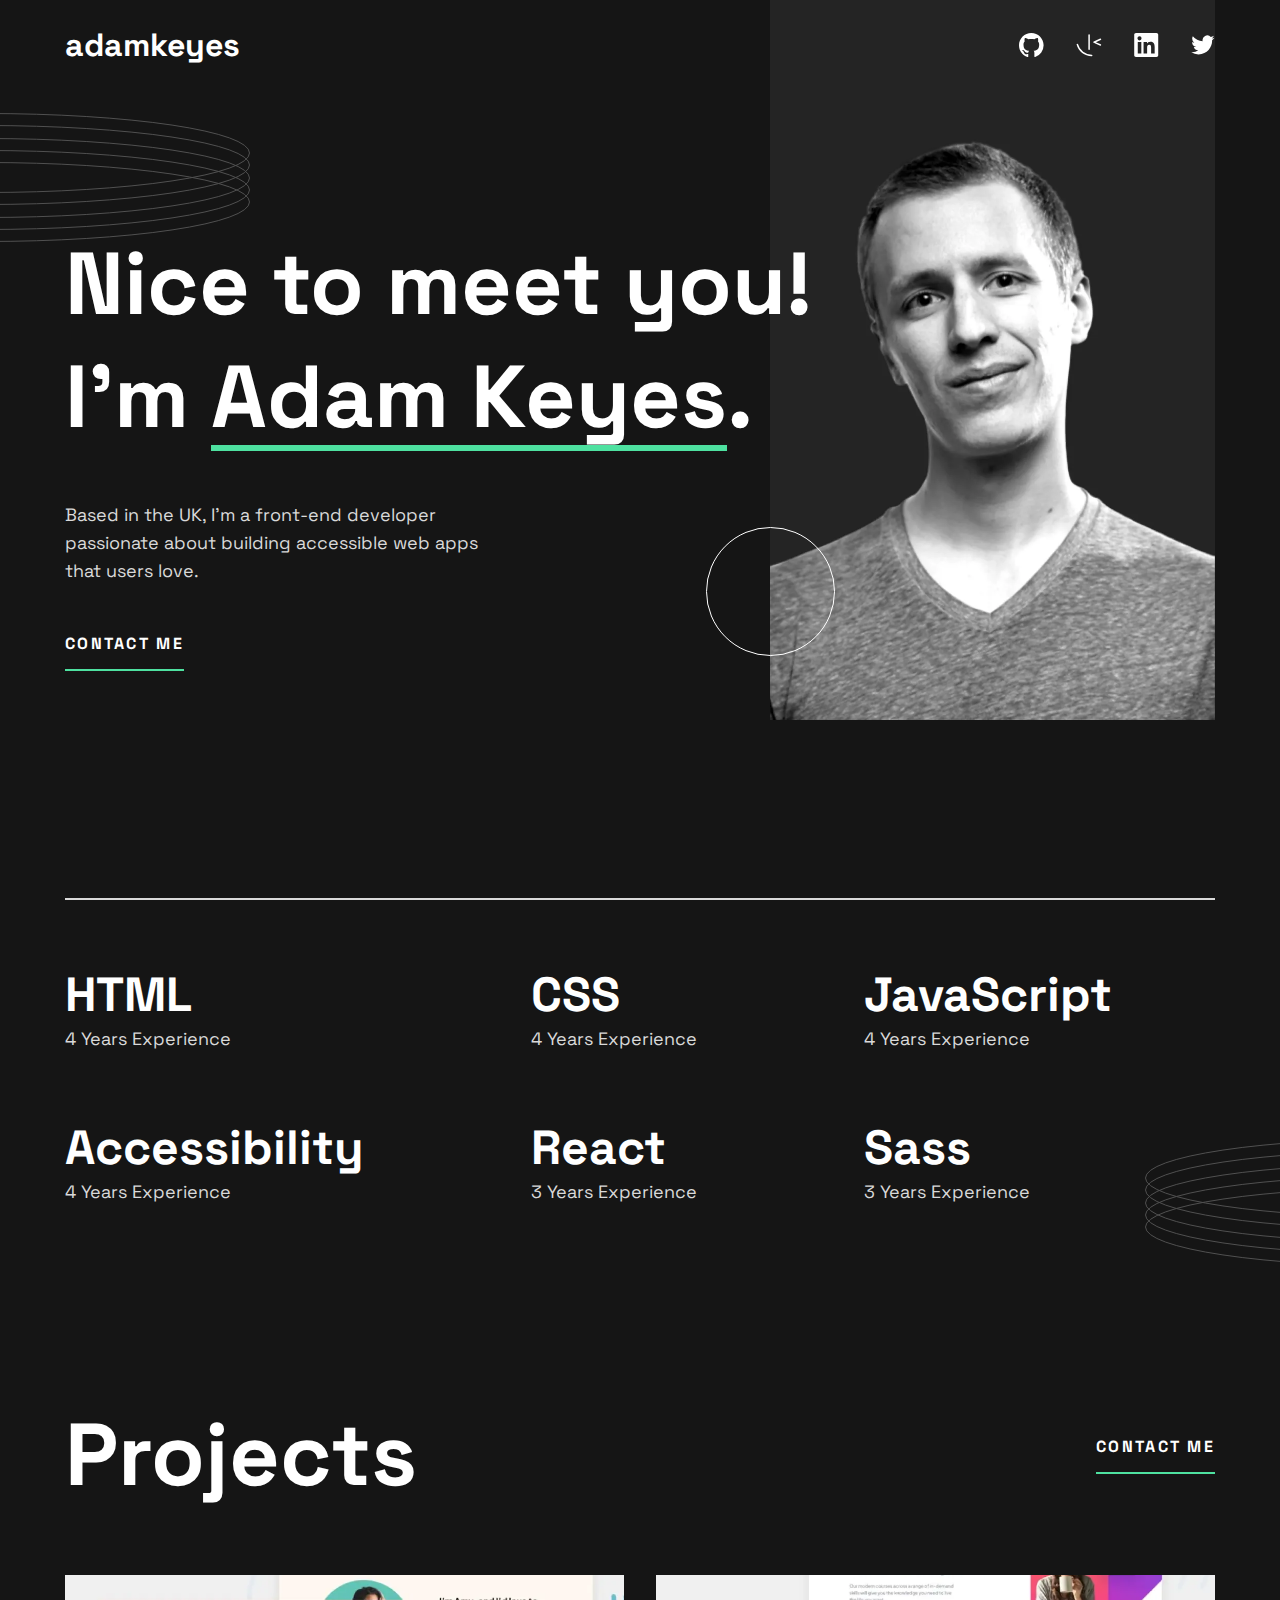
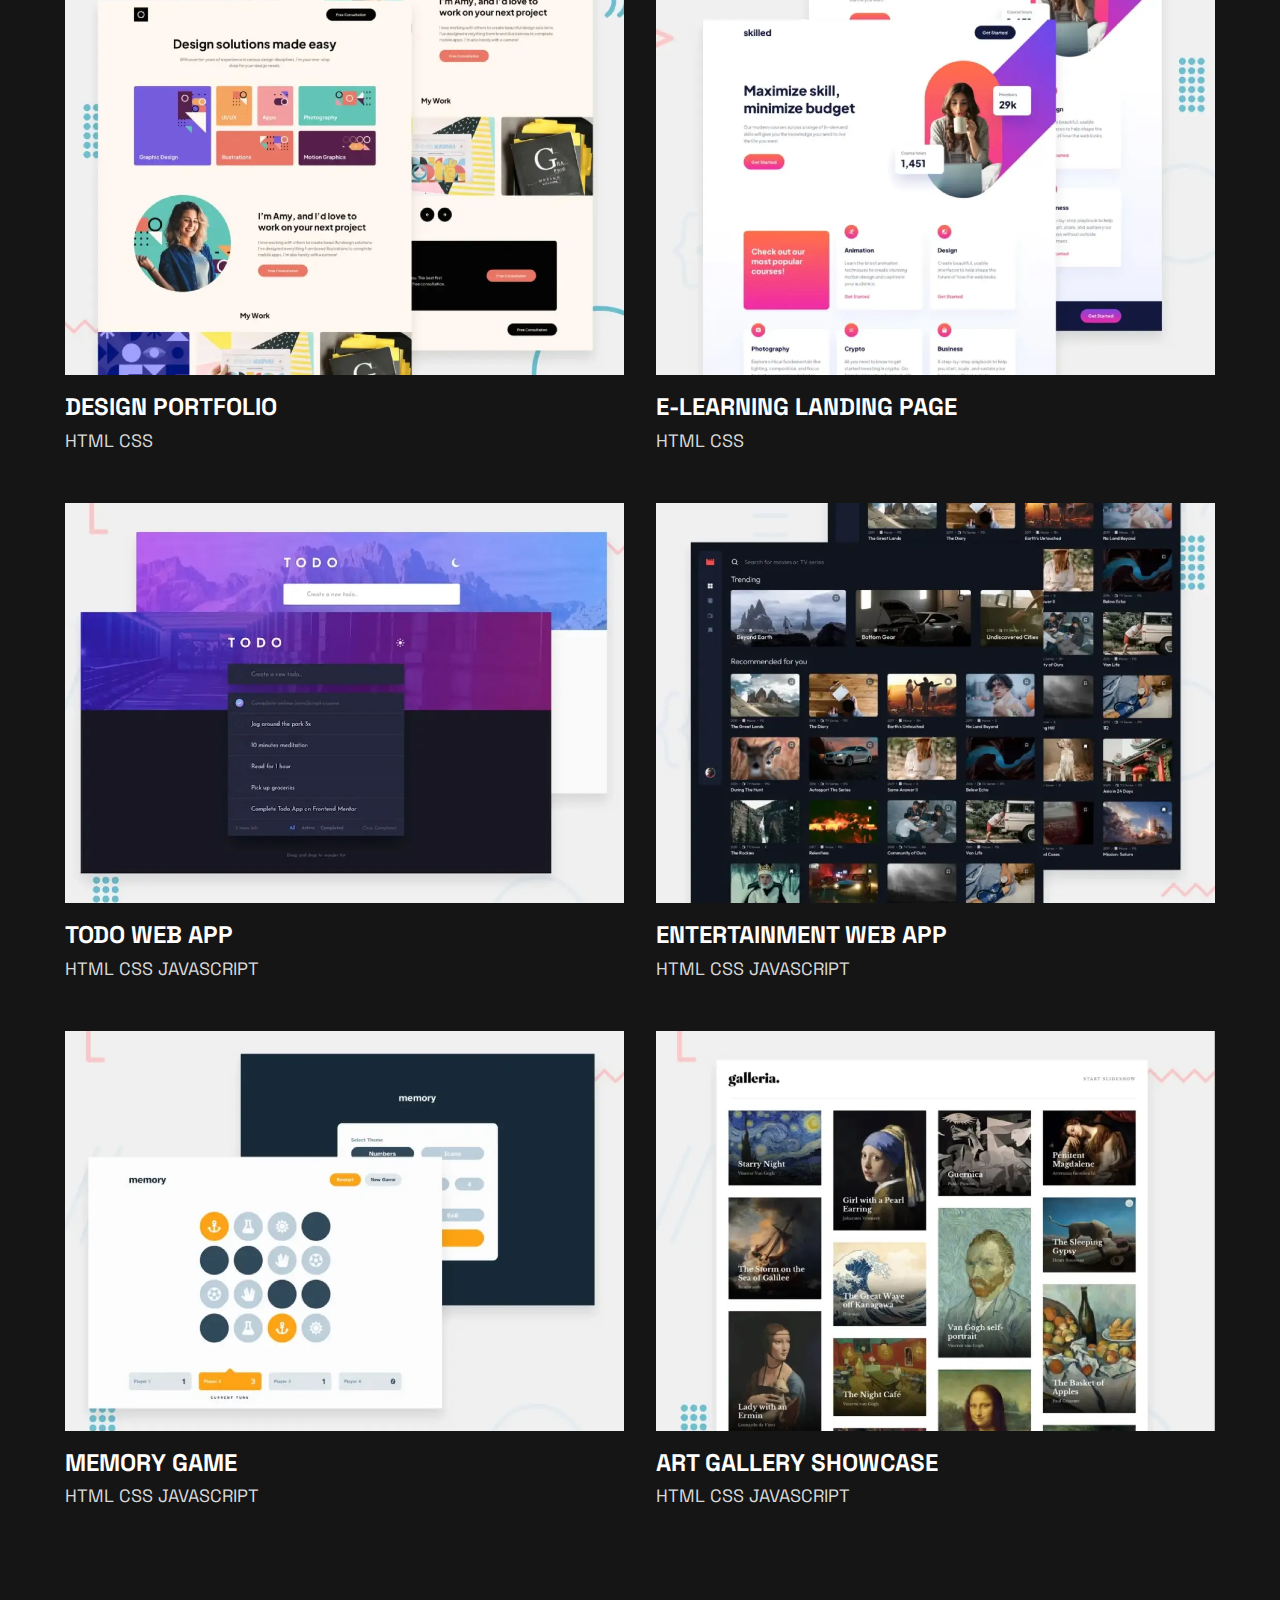
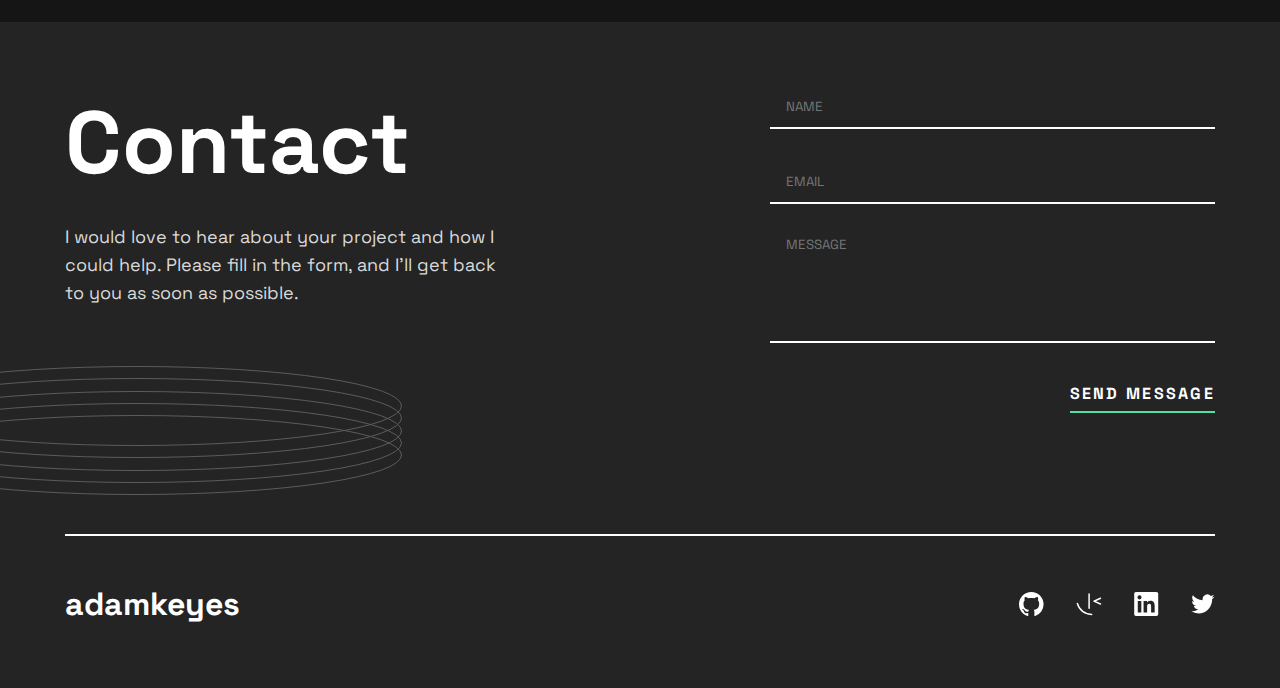
<file: index.html>
<!DOCTYPE html>
<html lang="en">

<head>
  <meta charset="UTF-8" />
  <meta name="viewport" content="width=device-width, initial-scale=1.0" />
  <link rel="shortcut icon" href="assets/images/favicon-32x32.png" type="image/x-icon">
  <title>Frontend Mentor | Single-page developer portfolio</title>
  <link rel="stylesheet" href="css/main.css"/>
  <link href='https://unpkg.com/boxicons@2.1.4/css/boxicons.min.css' rel='stylesheet'>
  <script defer src="js/main.js"></script>
</head>

<body>
  <main class="contain__all">
    <header class="content-headerPage">
      <span class="name">adamkeyes</span>

      <ul class="listSocial">
        <svg class="iconSocial" xmlns="http://www.w3.org/2000/svg" width="25" height="24">
          <path class="colorIconSocial" fill-rule="evenodd"
            d="M12.304 0C5.506 0 0 5.506 0 12.304c0 5.444 3.522 10.042 8.413 11.672.615.108.845-.261.845-.584 0-.292-.015-1.261-.015-2.291-3.091.569-3.891-.754-4.137-1.446-.138-.354-.738-1.446-1.261-1.738-.43-.23-1.046-.8-.016-.815.97-.015 1.661.892 1.892 1.261 1.107 1.86 2.876 1.338 3.584 1.015.107-.8.43-1.338.784-1.646-2.738-.307-5.598-1.368-5.598-6.074 0-1.338.477-2.446 1.26-3.307-.122-.308-.553-1.569.124-3.26 0 0 1.03-.323 3.383 1.26.985-.276 2.03-.415 3.076-.415 1.046 0 2.092.139 3.076.416 2.353-1.6 3.384-1.261 3.384-1.261.676 1.691.246 2.952.123 3.26.784.861 1.26 1.953 1.26 3.307 0 4.721-2.875 5.767-5.613 6.074.446.385.83 1.123.83 2.277 0 1.645-.015 2.968-.015 3.383 0 .323.231.708.846.584a12.324 12.324 0 0 0 8.382-11.672C24.607 5.506 19.101 0 12.304 0Z" />
        </svg>
        <svg class="iconSocial" xmlns="http://www.w3.org/2000/svg" width="26" height="23">
          <path class="colorIconSocial"
            d="M13.084.23a.751.751 0 0 0-.736.75v14.267a.75.75 0 1 0 1.5 0V.98a.75.75 0 0 0-.763-.75ZM24.44 4.504a.752.752 0 0 0-.284.064l-6.44 2.875a.752.752 0 0 0 0 1.37l6.44 2.884a.75.75 0 0 0 .612-1.369L19.861 8.13l4.907-2.191a.753.753 0 0 0 .38-.99.752.752 0 0 0-.708-.444ZM1.371 9.663a.752.752 0 0 0-.74.938C2.41 17.447 8.603 22.23 15.685 22.23a.75.75 0 1 0 0-1.501A14.053 14.053 0 0 1 2.083 10.225a.75.75 0 0 0-.712-.561v-.001Z" />
        </svg>
        <svg class="iconSocial" xmlns="http://www.w3.org/2000/svg" width="25" height="24">
          <path class="colorIconSocial" fill-rule="evenodd"
            d="M5.551 3.304c-1.14 0-2.067.926-2.067 2.064 0 1.14.928 2.066 2.067 2.066a2.066 2.066 0 0 0 0-4.13ZM3.767 8.998v11.453h3.562L7.33 8.998H3.767Zm5.798 0V20.45l3.554.002.002-5.668c0-1.454.253-2.941 2.132-2.941 1.851 0 1.851 1.755 1.851 3.036v5.571l3.559-.001v-6.28c0-2.834-.517-5.457-4.27-5.457-1.763 0-2.916.997-3.368 1.85h-.05V8.997h-3.41ZM22.435 24H1.982c-.976 0-1.77-.777-1.77-1.732V1.731C.212.776 1.006 0 1.982 0h20.453c.98 0 1.777.776 1.777 1.73v20.538c0 .955-.797 1.732-1.777 1.732Z" />
        </svg>
        <svg class="iconSocial" xmlns="http://www.w3.org/2000/svg" width="24" height="20">
          <path class="colorIconSocial"
            d="M23.492 2.705a9.563 9.563 0 0 1-2.742.751 4.788 4.788 0 0 0 2.1-2.643 9.536 9.536 0 0 1-3.033 1.159 4.778 4.778 0 0 0-8.14 4.357 13.564 13.564 0 0 1-9.844-4.99 4.774 4.774 0 0 0-.646 2.4 4.778 4.778 0 0 0 2.124 3.977 4.765 4.765 0 0 1-2.163-.598v.061a4.778 4.778 0 0 0 3.832 4.684 4.812 4.812 0 0 1-2.158.082 4.78 4.78 0 0 0 4.462 3.316 9.584 9.584 0 0 1-5.932 2.045c-.38 0-.762-.022-1.14-.067a13.508 13.508 0 0 0 7.32 2.146c8.787 0 13.59-7.277 13.59-13.589 0-.205-.004-.412-.013-.617a9.71 9.71 0 0 0 2.381-2.471l.002-.003Z" />
        </svg>
      </ul>
    </header>

    <article class="content--heroPage">
      <picure class="content-imagePerson"></picure>
      <section class="introductionPage">
        <h1 class="title">
          Nice to <br class="JumpLine768"> meet you! I'm
          <span class="styleName">Adam Keyes</span>.
        </h1>
        <p class="txt">
          Based in the UK, I'm a front-end developer passionate about building
          accessible web apps that users love.
        </p>

        <a href="#contactMe" class="contactMe stylesGeneralBtn">Contact me</a>
      </section>
    </article>

    <section class="bx-skills">
      <div class="skills column-1">
        <span class="nameSkill">HTML</span>
        <p class="txt experience">4 Years Experience</p>
      </div>

      <div class="skills column-2">
        <span class="nameSkill">CSS</span>
        <p class="txt experience">4 Years Experience</p>
      </div>

      <div class="skills column-3">
        <span class="nameSkill">JavaScript</span>
        <p class="txt experience">4 Years Experience</p>
      </div>

      <div class="skills column-4">
        <span class="nameSkill">Accessibility</span>
        <p class="txt experience">4 Years Experience</p>
      </div>

      <div class="skills column-5">
        <span class="nameSkill">React</span>
        <p class="txt experience">3 Years Experience</p>
      </div>

      <div class="skills column-6">
        <span class="nameSkill">Sass</span>
        <p class="txt experience">3 Years Experience</p>
      </div>
    </section>

    <article class="content--projects">
      <header class="contentIntroduction-projects">
        <h2 class="Tprojects">Projects</h2>
        <a href="#contactMe" class="contactMe stylesGeneralBtn">Contact me</a>
      </header>

      <section class="bxs--projects">
        <picture class="projects columnP-1">
          <section class="bx-imageProject project-1">
            <section class="bx-btn--actions">
              <a href="#" class="btn-actions">View project</a>
              <a href="#" class="btn-actions">View code</a>
            </section>
          </section>

          <h3 class="Titleprojects">Design portfolio</h3>
          <p class="txt">HTML CSS</p>

          <section class="bx-btn--actions">
            <a href="#" class="btn-actions">View project</a>
            <a href="#" class="btn-actions">View code</a>
          </section>
        </picture>

        <picture class="projects columnP-2">
          <section class="bx-imageProject project-2">
            <section class="bx-btn--actions">
              <a href="#" class="btn-actions">View project</a>
              <a href="#" class="btn-actions">View code</a>
            </section>
          </section>

          <h3 class="Titleprojects">E-LEARNING LANDING PAGE</h3>
          <p class="txt">HTML CSS</p>

          <section class="bx-btn--actions">
            <a href="#" class="btn-actions">View project</a>
            <a href="#" class="btn-actions">View code</a>
          </section>
        </picture>

        <picture class="projects columnP-3">
          <section class="bx-imageProject project-3">
            <section class="bx-btn--actions">
              <a href="#" class="btn-actions">View project</a>
              <a href="#" class="btn-actions">View code</a>
            </section>
          </section>

          <h3 class="Titleprojects">TODO WEB APP</h3>
          <p class="txt">HTML CSS JAVASCRIPT</p>

          <section class="bx-btn--actions">
            <a href="#" class="btn-actions">View project</a>
            <a href="#" class="btn-actions">View code</a>
          </section>
        </picture>

        <picture class="projects columnP-4">
          <section class="bx-imageProject project-4">
            <section class="bx-btn--actions">
              <a href="#" class="btn-actions">View project</a>
              <a href="#" class="btn-actions">View code</a>
            </section>
          </section>

          <h3 class="Titleprojects">ENTERTAINMENT WEB APP</h3>
          <p class="txt">HTML CSS JAVASCRIPT</p>

          <section class="bx-btn--actions">
            <a href="#" class="btn-actions">View project</a>
            <a href="#" class="btn-actions">View code</a>
          </section>
        </picture>

        <picture class="projects columnP-5">
          <section class="bx-imageProject project-5">
            <section class="bx-btn--actions">
              <a href="#" class="btn-actions">View project</a>
              <a href="#" class="btn-actions">View code</a>
            </section>
          </section>

          <h3 class="Titleprojects">MEMORY GAME</h3>
          <p class="txt">HTML CSS JAVASCRIPT</p>

          <section class="bx-btn--actions">
            <a href="#" class="btn-actions">View project</a>
            <a href="#" class="btn-actions">View code</a>
          </section>
        </picture>

        <picture class="projects columnP-6">
          <section class="bx-imageProject project-6">
            <section class="bx-btn--actions">
              <a href="#" class="btn-actions">View project</a>
              <a href="#" class="btn-actions">View code</a>
            </section>
          </section>

          <h3 class="Titleprojects">ART GALLERY SHOWCASE</h3>
          <p class="txt">HTML CSS JAVASCRIPT</p>

          <section class="bx-btn--actions">
            <a href="#" class="btn-actions">View project</a>
            <a href="#" class="btn-actions">View code</a>
          </section>
        </picture>
      </section>
    </article>

    <footer class="contain-footer" id="contactMe">
      <section class="bx-contain--form">
        <section class="bx-form">
          <article class="bx-contact">
            <span class="contact">Contact</span>
            <p class="txt">
              I would love to hear about your project and how I could help.
              Please fill in the form, and I’ll get back to you as soon as
              possible.
            </p>
          </article>
  
          <form class="contentForm-contact">
            <section class="information">
              <div class="bx-inputEmail--iconsError">
                <input type="text" id="name" class="inputContact" placeholder="NAME" />
                <i class='bx bx-error-circle'></i>
                <div class="messageError">Sorry, invalid format here</div>
              </div>
              <div class="bx-inputEmail--iconsError">
                <input type="text" id="email" class="inputContact" placeholder="EMAIL" />
                <i class='bx bx-error-circle'></i>
                <div class="messageError">Sorry, invalid format here</div>
              </div>
              <textarea id="message" placeholder="MESSAGE"></textarea>
            </section>
            <input type="submit" value="send message" class="submitForm stylesGeneralBtn" />
          </form>
        </section>
  
        <footer class="footerPage">
          <span class="name">adamkeyes</span>
  
          <ul class="listSocial">
            <svg class="iconSocial" xmlns="http://www.w3.org/2000/svg" width="25" height="24">
              <path class="colorIconSocial" fill-rule="evenodd"
                d="M12.304 0C5.506 0 0 5.506 0 12.304c0 5.444 3.522 10.042 8.413 11.672.615.108.845-.261.845-.584 0-.292-.015-1.261-.015-2.291-3.091.569-3.891-.754-4.137-1.446-.138-.354-.738-1.446-1.261-1.738-.43-.23-1.046-.8-.016-.815.97-.015 1.661.892 1.892 1.261 1.107 1.86 2.876 1.338 3.584 1.015.107-.8.43-1.338.784-1.646-2.738-.307-5.598-1.368-5.598-6.074 0-1.338.477-2.446 1.26-3.307-.122-.308-.553-1.569.124-3.26 0 0 1.03-.323 3.383 1.26.985-.276 2.03-.415 3.076-.415 1.046 0 2.092.139 3.076.416 2.353-1.6 3.384-1.261 3.384-1.261.676 1.691.246 2.952.123 3.26.784.861 1.26 1.953 1.26 3.307 0 4.721-2.875 5.767-5.613 6.074.446.385.83 1.123.83 2.277 0 1.645-.015 2.968-.015 3.383 0 .323.231.708.846.584a12.324 12.324 0 0 0 8.382-11.672C24.607 5.506 19.101 0 12.304 0Z" />
            </svg>
            <svg class="iconSocial" xmlns="http://www.w3.org/2000/svg" width="26" height="23">
              <path class="colorIconSocial"
                d="M13.084.23a.751.751 0 0 0-.736.75v14.267a.75.75 0 1 0 1.5 0V.98a.75.75 0 0 0-.763-.75ZM24.44 4.504a.752.752 0 0 0-.284.064l-6.44 2.875a.752.752 0 0 0 0 1.37l6.44 2.884a.75.75 0 0 0 .612-1.369L19.861 8.13l4.907-2.191a.753.753 0 0 0 .38-.99.752.752 0 0 0-.708-.444ZM1.371 9.663a.752.752 0 0 0-.74.938C2.41 17.447 8.603 22.23 15.685 22.23a.75.75 0 1 0 0-1.501A14.053 14.053 0 0 1 2.083 10.225a.75.75 0 0 0-.712-.561v-.001Z" />
            </svg>
            <svg class="iconSocial" xmlns="http://www.w3.org/2000/svg" width="25" height="24">
              <path class="colorIconSocial" fill-rule="evenodd"
                d="M5.551 3.304c-1.14 0-2.067.926-2.067 2.064 0 1.14.928 2.066 2.067 2.066a2.066 2.066 0 0 0 0-4.13ZM3.767 8.998v11.453h3.562L7.33 8.998H3.767Zm5.798 0V20.45l3.554.002.002-5.668c0-1.454.253-2.941 2.132-2.941 1.851 0 1.851 1.755 1.851 3.036v5.571l3.559-.001v-6.28c0-2.834-.517-5.457-4.27-5.457-1.763 0-2.916.997-3.368 1.85h-.05V8.997h-3.41ZM22.435 24H1.982c-.976 0-1.77-.777-1.77-1.732V1.731C.212.776 1.006 0 1.982 0h20.453c.98 0 1.777.776 1.777 1.73v20.538c0 .955-.797 1.732-1.777 1.732Z" />
            </svg>
            <svg class="iconSocial" xmlns="http://www.w3.org/2000/svg" width="24" height="20">
              <path class="colorIconSocial"
                d="M23.492 2.705a9.563 9.563 0 0 1-2.742.751 4.788 4.788 0 0 0 2.1-2.643 9.536 9.536 0 0 1-3.033 1.159 4.778 4.778 0 0 0-8.14 4.357 13.564 13.564 0 0 1-9.844-4.99 4.774 4.774 0 0 0-.646 2.4 4.778 4.778 0 0 0 2.124 3.977 4.765 4.765 0 0 1-2.163-.598v.061a4.778 4.778 0 0 0 3.832 4.684 4.812 4.812 0 0 1-2.158.082 4.78 4.78 0 0 0 4.462 3.316 9.584 9.584 0 0 1-5.932 2.045c-.38 0-.762-.022-1.14-.067a13.508 13.508 0 0 0 7.32 2.146c8.787 0 13.59-7.277 13.59-13.589 0-.205-.004-.412-.013-.617a9.71 9.71 0 0 0 2.381-2.471l.002-.003Z" />
            </svg>
          </ul>
        </footer>
      </section>
    </footer>
  </main>
</body>

</html>
</file>
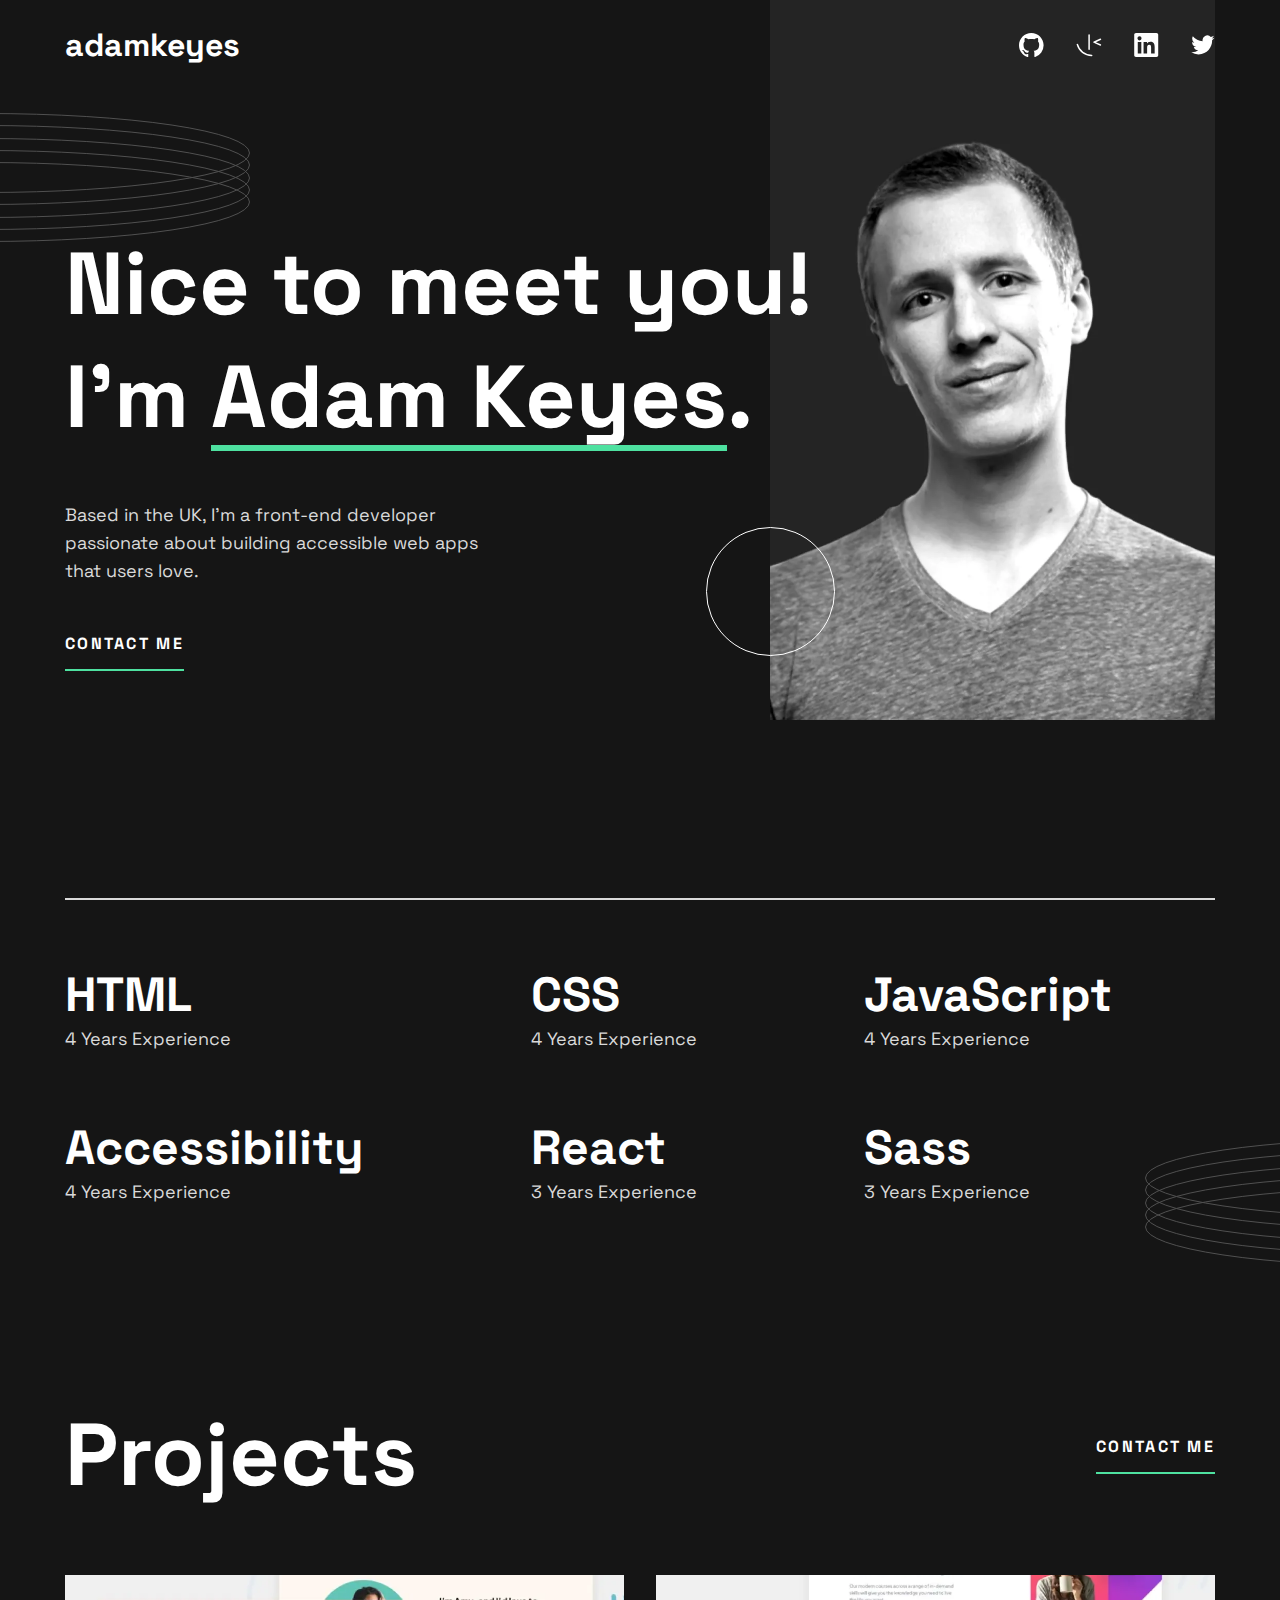
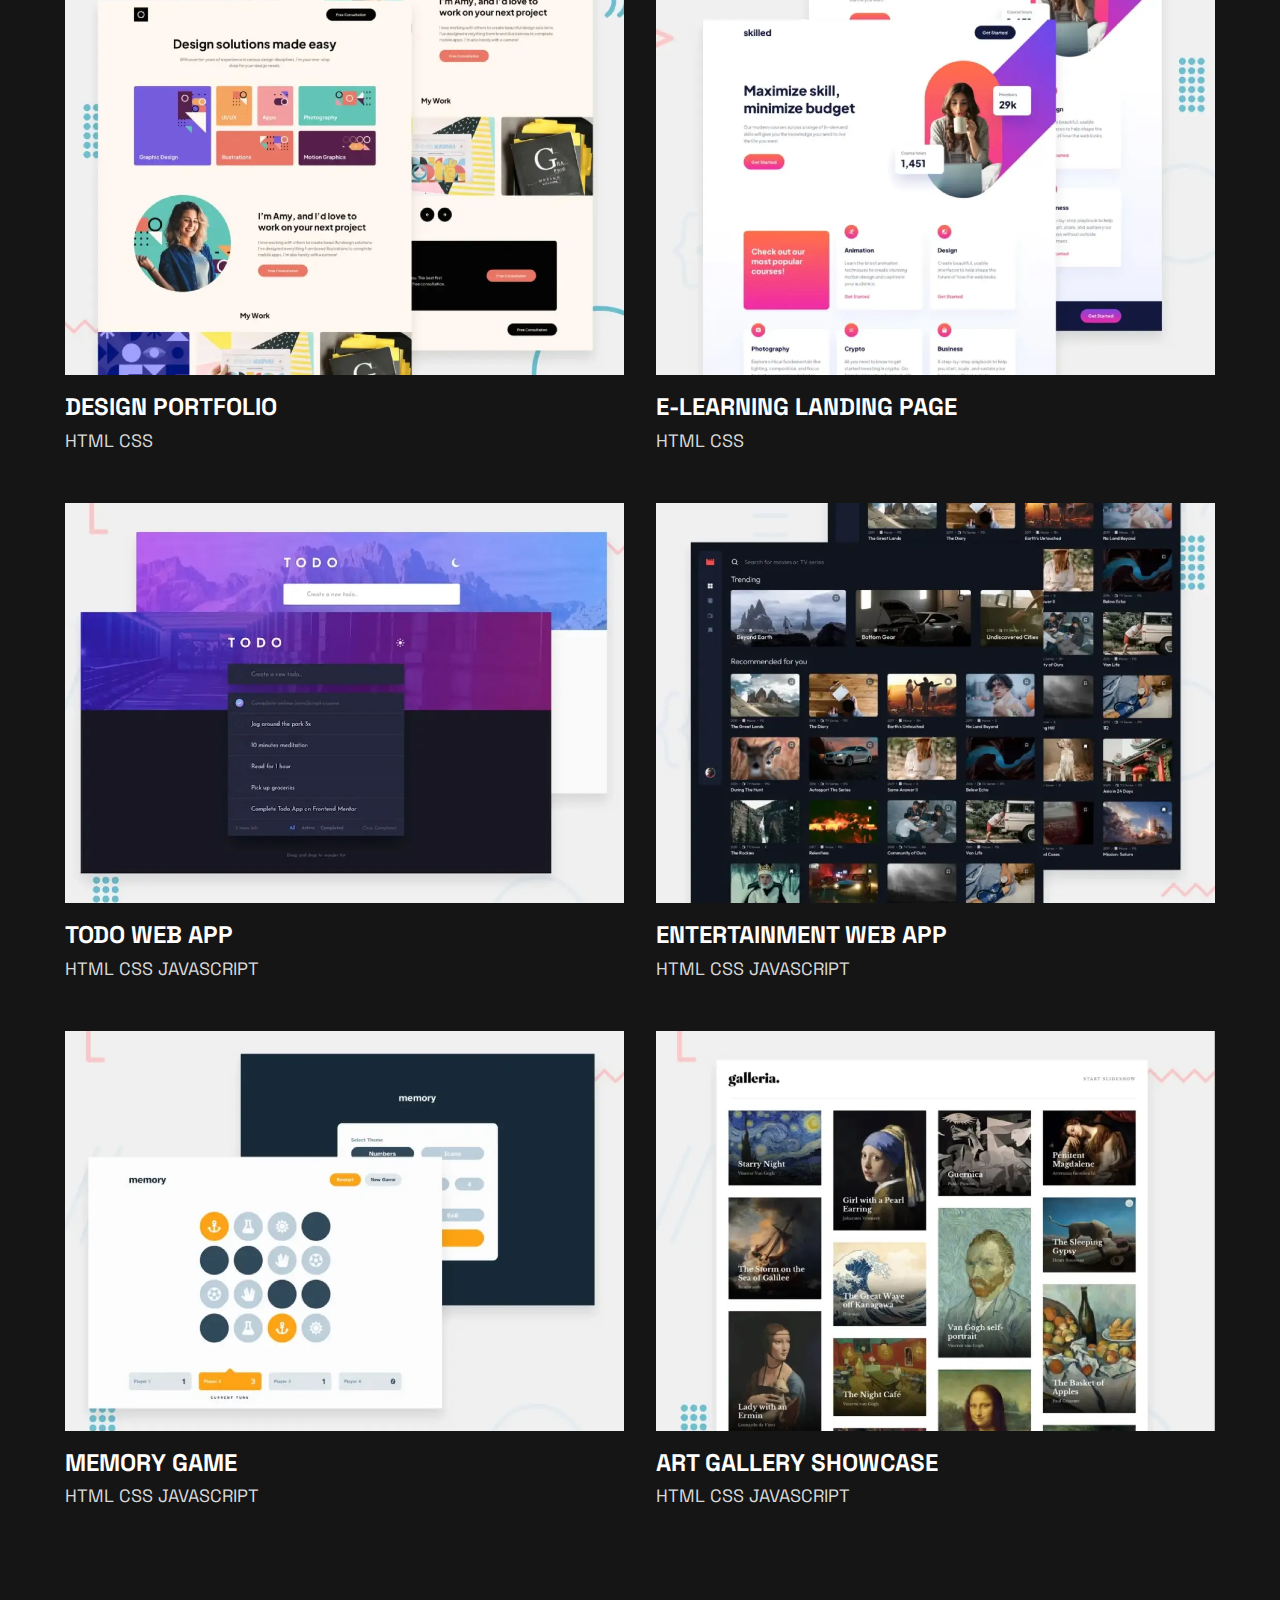
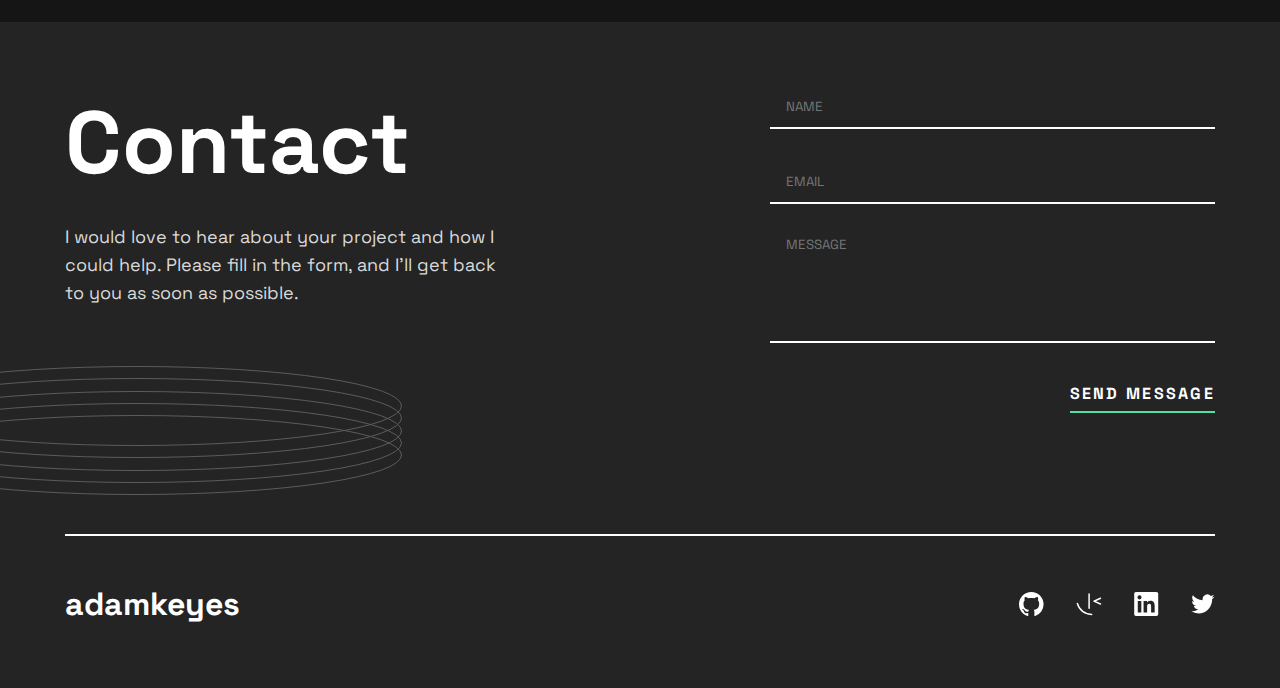
<file: starter-code/index.html>
<!DOCTYPE html>
<html lang="en">

<head>
  <meta charset="UTF-8" />
  <meta name="viewport" content="width=device-width, initial-scale=1.0" />
  <link rel="icon" type="image/png" sizes="32x32" href="./assets/images/favicon-32x32.png" />
  <title>Frontend Mentor | Single-page developer portfolio</title>
  <link rel="stylesheet" href="css/main.css" />
  <link href='https://unpkg.com/boxicons@2.1.4/css/boxicons.min.css' rel='stylesheet'>
  <script defer src="js/main.js"></script>
</head>

<body>
  <main class="contain__all">
    <header class="content-headerPage">
      <span class="name">adamkeyes</span>

      <ul class="listSocial">
        <svg class="iconSocial" xmlns="http://www.w3.org/2000/svg" width="25" height="24">
          <path class="colorIconSocial" fill-rule="evenodd"
            d="M12.304 0C5.506 0 0 5.506 0 12.304c0 5.444 3.522 10.042 8.413 11.672.615.108.845-.261.845-.584 0-.292-.015-1.261-.015-2.291-3.091.569-3.891-.754-4.137-1.446-.138-.354-.738-1.446-1.261-1.738-.43-.23-1.046-.8-.016-.815.97-.015 1.661.892 1.892 1.261 1.107 1.86 2.876 1.338 3.584 1.015.107-.8.43-1.338.784-1.646-2.738-.307-5.598-1.368-5.598-6.074 0-1.338.477-2.446 1.26-3.307-.122-.308-.553-1.569.124-3.26 0 0 1.03-.323 3.383 1.26.985-.276 2.03-.415 3.076-.415 1.046 0 2.092.139 3.076.416 2.353-1.6 3.384-1.261 3.384-1.261.676 1.691.246 2.952.123 3.26.784.861 1.26 1.953 1.26 3.307 0 4.721-2.875 5.767-5.613 6.074.446.385.83 1.123.83 2.277 0 1.645-.015 2.968-.015 3.383 0 .323.231.708.846.584a12.324 12.324 0 0 0 8.382-11.672C24.607 5.506 19.101 0 12.304 0Z" />
        </svg>
        <svg class="iconSocial" xmlns="http://www.w3.org/2000/svg" width="26" height="23">
          <path class="colorIconSocial"
            d="M13.084.23a.751.751 0 0 0-.736.75v14.267a.75.75 0 1 0 1.5 0V.98a.75.75 0 0 0-.763-.75ZM24.44 4.504a.752.752 0 0 0-.284.064l-6.44 2.875a.752.752 0 0 0 0 1.37l6.44 2.884a.75.75 0 0 0 .612-1.369L19.861 8.13l4.907-2.191a.753.753 0 0 0 .38-.99.752.752 0 0 0-.708-.444ZM1.371 9.663a.752.752 0 0 0-.74.938C2.41 17.447 8.603 22.23 15.685 22.23a.75.75 0 1 0 0-1.501A14.053 14.053 0 0 1 2.083 10.225a.75.75 0 0 0-.712-.561v-.001Z" />
        </svg>
        <svg class="iconSocial" xmlns="http://www.w3.org/2000/svg" width="25" height="24">
          <path class="colorIconSocial" fill-rule="evenodd"
            d="M5.551 3.304c-1.14 0-2.067.926-2.067 2.064 0 1.14.928 2.066 2.067 2.066a2.066 2.066 0 0 0 0-4.13ZM3.767 8.998v11.453h3.562L7.33 8.998H3.767Zm5.798 0V20.45l3.554.002.002-5.668c0-1.454.253-2.941 2.132-2.941 1.851 0 1.851 1.755 1.851 3.036v5.571l3.559-.001v-6.28c0-2.834-.517-5.457-4.27-5.457-1.763 0-2.916.997-3.368 1.85h-.05V8.997h-3.41ZM22.435 24H1.982c-.976 0-1.77-.777-1.77-1.732V1.731C.212.776 1.006 0 1.982 0h20.453c.98 0 1.777.776 1.777 1.73v20.538c0 .955-.797 1.732-1.777 1.732Z" />
        </svg>
        <svg class="iconSocial" xmlns="http://www.w3.org/2000/svg" width="24" height="20">
          <path class="colorIconSocial"
            d="M23.492 2.705a9.563 9.563 0 0 1-2.742.751 4.788 4.788 0 0 0 2.1-2.643 9.536 9.536 0 0 1-3.033 1.159 4.778 4.778 0 0 0-8.14 4.357 13.564 13.564 0 0 1-9.844-4.99 4.774 4.774 0 0 0-.646 2.4 4.778 4.778 0 0 0 2.124 3.977 4.765 4.765 0 0 1-2.163-.598v.061a4.778 4.778 0 0 0 3.832 4.684 4.812 4.812 0 0 1-2.158.082 4.78 4.78 0 0 0 4.462 3.316 9.584 9.584 0 0 1-5.932 2.045c-.38 0-.762-.022-1.14-.067a13.508 13.508 0 0 0 7.32 2.146c8.787 0 13.59-7.277 13.59-13.589 0-.205-.004-.412-.013-.617a9.71 9.71 0 0 0 2.381-2.471l.002-.003Z" />
        </svg>
      </ul>
    </header>

    <article class="content--heroPage">
      <picure class="content-imagePerson"></picure>
      <section class="introductionPage">
        <h1 class="title">
          Nice to <br class="JumpLine768"> meet you! I'm
          <span class="styleName">Adam Keyes</span>.
        </h1>
        <p class="txt">
          Based in the UK, I'm a front-end developer passionate about building
          accessible web apps that users love.
        </p>

        <a href="#contactMe" class="contactMe stylesGeneralBtn">Contact me</a>
      </section>
    </article>

    <section class="bx-skills">
      <div class="skills column-1">
        <span class="nameSkill">HTML</span>
        <p class="txt experience">4 Years Experience</p>
      </div>

      <div class="skills column-2">
        <span class="nameSkill">CSS</span>
        <p class="txt experience">4 Years Experience</p>
      </div>

      <div class="skills column-3">
        <span class="nameSkill">JavaScript</span>
        <p class="txt experience">4 Years Experience</p>
      </div>

      <div class="skills column-4">
        <span class="nameSkill">Accessibility</span>
        <p class="txt experience">4 Years Experience</p>
      </div>

      <div class="skills column-5">
        <span class="nameSkill">React</span>
        <p class="txt experience">3 Years Experience</p>
      </div>

      <div class="skills column-6">
        <span class="nameSkill">Sass</span>
        <p class="txt experience">3 Years Experience</p>
      </div>
    </section>

    <article class="content--projects">
      <header class="contentIntroduction-projects">
        <h2 class="Tprojects">Projects</h2>
        <a href="#contactMe" class="contactMe stylesGeneralBtn">Contact me</a>
      </header>

      <section class="bxs--projects">
        <picture class="projects columnP-1">
          <section class="bx-imageProject project-1">
            <section class="bx-btn--actions">
              <a href="#" class="btn-actions">View project</a>
              <a href="#" class="btn-actions">View code</a>
            </section>
          </section>

          <h3 class="Titleprojects">Design portfolio</h3>
          <p class="txt">HTML CSS</p>

          <section class="bx-btn--actions">
            <a href="#" class="btn-actions">View project</a>
            <a href="#" class="btn-actions">View code</a>
          </section>
        </picture>

        <picture class="projects columnP-2">
          <section class="bx-imageProject project-2">
            <section class="bx-btn--actions">
              <a href="#" class="btn-actions">View project</a>
              <a href="#" class="btn-actions">View code</a>
            </section>
          </section>

          <h3 class="Titleprojects">E-LEARNING LANDING PAGE</h3>
          <p class="txt">HTML CSS</p>

          <section class="bx-btn--actions">
            <a href="#" class="btn-actions">View project</a>
            <a href="#" class="btn-actions">View code</a>
          </section>
        </picture>

        <picture class="projects columnP-3">
          <section class="bx-imageProject project-3">
            <section class="bx-btn--actions">
              <a href="#" class="btn-actions">View project</a>
              <a href="#" class="btn-actions">View code</a>
            </section>
          </section>

          <h3 class="Titleprojects">TODO WEB APP</h3>
          <p class="txt">HTML CSS JAVASCRIPT</p>

          <section class="bx-btn--actions">
            <a href="#" class="btn-actions">View project</a>
            <a href="#" class="btn-actions">View code</a>
          </section>
        </picture>

        <picture class="projects columnP-4">
          <section class="bx-imageProject project-4">
            <section class="bx-btn--actions">
              <a href="#" class="btn-actions">View project</a>
              <a href="#" class="btn-actions">View code</a>
            </section>
          </section>

          <h3 class="Titleprojects">ENTERTAINMENT WEB APP</h3>
          <p class="txt">HTML CSS JAVASCRIPT</p>

          <section class="bx-btn--actions">
            <a href="#" class="btn-actions">View project</a>
            <a href="#" class="btn-actions">View code</a>
          </section>
        </picture>

        <picture class="projects columnP-5">
          <section class="bx-imageProject project-5">
            <section class="bx-btn--actions">
              <a href="#" class="btn-actions">View project</a>
              <a href="#" class="btn-actions">View code</a>
            </section>
          </section>

          <h3 class="Titleprojects">MEMORY GAME</h3>
          <p class="txt">HTML CSS JAVASCRIPT</p>

          <section class="bx-btn--actions">
            <a href="#" class="btn-actions">View project</a>
            <a href="#" class="btn-actions">View code</a>
          </section>
        </picture>

        <picture class="projects columnP-6">
          <section class="bx-imageProject project-6">
            <section class="bx-btn--actions">
              <a href="#" class="btn-actions">View project</a>
              <a href="#" class="btn-actions">View code</a>
            </section>
          </section>

          <h3 class="Titleprojects">ART GALLERY SHOWCASE</h3>
          <p class="txt">HTML CSS JAVASCRIPT</p>

          <section class="bx-btn--actions">
            <a href="#" class="btn-actions">View project</a>
            <a href="#" class="btn-actions">View code</a>
          </section>
        </picture>
      </section>
    </article>

    <footer class="contain-footer" id="contactMe">
      <section class="bx-contain--form">
        <section class="bx-form">
          <article class="bx-contact">
            <span class="contact">Contact</span>
            <p class="txt">
              I would love to hear about your project and how I could help.
              Please fill in the form, and I’ll get back to you as soon as
              possible.
            </p>
          </article>
  
          <form class="contentForm-contact">
            <section class="information">
              <div class="bx-inputEmail--iconsError">
                <input type="text" id="name" class="inputContact" placeholder="NAME" />
                <i class='bx bx-error-circle'></i>
                <div class="messageError">Sorry, invalid format here</div>
              </div>
              <div class="bx-inputEmail--iconsError">
                <input type="text" id="email" class="inputContact" placeholder="EMAIL" />
                <i class='bx bx-error-circle'></i>
                <div class="messageError">Sorry, invalid format here</div>
              </div>
              <textarea id="message" placeholder="MESSAGE"></textarea>
            </section>
            <input type="submit" value="send message" class="submitForm stylesGeneralBtn" />
          </form>
        </section>
  
        <footer class="footerPage">
          <span class="name">adamkeyes</span>
  
          <ul class="listSocial">
            <svg class="iconSocial" xmlns="http://www.w3.org/2000/svg" width="25" height="24">
              <path class="colorIconSocial" fill-rule="evenodd"
                d="M12.304 0C5.506 0 0 5.506 0 12.304c0 5.444 3.522 10.042 8.413 11.672.615.108.845-.261.845-.584 0-.292-.015-1.261-.015-2.291-3.091.569-3.891-.754-4.137-1.446-.138-.354-.738-1.446-1.261-1.738-.43-.23-1.046-.8-.016-.815.97-.015 1.661.892 1.892 1.261 1.107 1.86 2.876 1.338 3.584 1.015.107-.8.43-1.338.784-1.646-2.738-.307-5.598-1.368-5.598-6.074 0-1.338.477-2.446 1.26-3.307-.122-.308-.553-1.569.124-3.26 0 0 1.03-.323 3.383 1.26.985-.276 2.03-.415 3.076-.415 1.046 0 2.092.139 3.076.416 2.353-1.6 3.384-1.261 3.384-1.261.676 1.691.246 2.952.123 3.26.784.861 1.26 1.953 1.26 3.307 0 4.721-2.875 5.767-5.613 6.074.446.385.83 1.123.83 2.277 0 1.645-.015 2.968-.015 3.383 0 .323.231.708.846.584a12.324 12.324 0 0 0 8.382-11.672C24.607 5.506 19.101 0 12.304 0Z" />
            </svg>
            <svg class="iconSocial" xmlns="http://www.w3.org/2000/svg" width="26" height="23">
              <path class="colorIconSocial"
                d="M13.084.23a.751.751 0 0 0-.736.75v14.267a.75.75 0 1 0 1.5 0V.98a.75.75 0 0 0-.763-.75ZM24.44 4.504a.752.752 0 0 0-.284.064l-6.44 2.875a.752.752 0 0 0 0 1.37l6.44 2.884a.75.75 0 0 0 .612-1.369L19.861 8.13l4.907-2.191a.753.753 0 0 0 .38-.99.752.752 0 0 0-.708-.444ZM1.371 9.663a.752.752 0 0 0-.74.938C2.41 17.447 8.603 22.23 15.685 22.23a.75.75 0 1 0 0-1.501A14.053 14.053 0 0 1 2.083 10.225a.75.75 0 0 0-.712-.561v-.001Z" />
            </svg>
            <svg class="iconSocial" xmlns="http://www.w3.org/2000/svg" width="25" height="24">
              <path class="colorIconSocial" fill-rule="evenodd"
                d="M5.551 3.304c-1.14 0-2.067.926-2.067 2.064 0 1.14.928 2.066 2.067 2.066a2.066 2.066 0 0 0 0-4.13ZM3.767 8.998v11.453h3.562L7.33 8.998H3.767Zm5.798 0V20.45l3.554.002.002-5.668c0-1.454.253-2.941 2.132-2.941 1.851 0 1.851 1.755 1.851 3.036v5.571l3.559-.001v-6.28c0-2.834-.517-5.457-4.27-5.457-1.763 0-2.916.997-3.368 1.85h-.05V8.997h-3.41ZM22.435 24H1.982c-.976 0-1.77-.777-1.77-1.732V1.731C.212.776 1.006 0 1.982 0h20.453c.98 0 1.777.776 1.777 1.73v20.538c0 .955-.797 1.732-1.777 1.732Z" />
            </svg>
            <svg class="iconSocial" xmlns="http://www.w3.org/2000/svg" width="24" height="20">
              <path class="colorIconSocial"
                d="M23.492 2.705a9.563 9.563 0 0 1-2.742.751 4.788 4.788 0 0 0 2.1-2.643 9.536 9.536 0 0 1-3.033 1.159 4.778 4.778 0 0 0-8.14 4.357 13.564 13.564 0 0 1-9.844-4.99 4.774 4.774 0 0 0-.646 2.4 4.778 4.778 0 0 0 2.124 3.977 4.765 4.765 0 0 1-2.163-.598v.061a4.778 4.778 0 0 0 3.832 4.684 4.812 4.812 0 0 1-2.158.082 4.78 4.78 0 0 0 4.462 3.316 9.584 9.584 0 0 1-5.932 2.045c-.38 0-.762-.022-1.14-.067a13.508 13.508 0 0 0 7.32 2.146c8.787 0 13.59-7.277 13.59-13.589 0-.205-.004-.412-.013-.617a9.71 9.71 0 0 0 2.381-2.471l.002-.003Z" />
            </svg>
          </ul>
        </footer>
      </section>
    </footer>
  </main>
</body>

</html>
</file>
<file: css/main.css>
@import url(styles.css);
@import url(media768.css);
@import url(media375.css);

@font-face {
    font-family: SpaceGrotesk;
    src: url(../assets/fonts/SpaceGrotesk-VariableFont_wght.ttf);
}


:root{
    --bgColor: #151515;
    --colorIdle: #4ee1a0;
    --bgColorFooter: #242424;
    --colorGrayTxt: #d9d9d9;  
    --colorNTxt: #ffffff;
    --txtSize: 18px; /*Body*/

    --fontZ: SpaceGrotesk;
}

*{
    margin: 0;
    padding: 0;
    box-sizing: border-box;
    font-family: var(--fontZ);
}

.JumpLine768{
    display: none;
}


.txt{
    color: var(--colorGrayTxt);
    font-size: 18px;
    line-height: 28px;
}

.name{
    font-size: 32px;
    font-weight: bold;
    color: var(--colorNTxt);
}

.listSocial{
    display: flex;
    align-items: center;
    gap: 32px;

    .iconSocial{
        cursor: pointer;
        fill: var(--colorNTxt);
        &:hover{
            fill: var(--colorIdle);
        }
    }
}

.stylesGeneralBtn{
    width: fit-content;
    height: 38px;
    display: flex;
    justify-content: center;
    background-color: transparent;
    border: none;
    border-bottom: 2px solid var(--colorIdle);
    outline: none;
    color: var(--colorNTxt);
    text-transform: uppercase;
    letter-spacing: 2.29px;
    font-size: 16px;
    font-weight: bold;
    cursor: pointer;
    transition: .3s ease;
    text-decoration: none;

    &:hover{color: var(--colorIdle);}
}

.activeErrorForm{border-color: tomato !important;}
.activeSucessForm{border-color: var(--colorIdle) !important;}

.messageError{
    display: none;
    position: absolute;
    right: 0;
    color: tomato;
    font-size: 14px;
    margin-top: 1rem;
    text-align: right;
}
</file>
<file: starter-code/css/main.css>
@import url(styles.css);
@import url(media768.css);
@import url(media375.css);

@font-face {
    font-family: SpaceGrotesk;
    src: url(../assets/fonts/SpaceGrotesk-VariableFont_wght.ttf);
}


:root{
    --bgColor: #151515;
    --colorIdle: #4ee1a0;
    --bgColorFooter: #242424;
    --colorGrayTxt: #d9d9d9;  
    --colorNTxt: #ffffff;
    --txtSize: 18px; /*Body*/

    --fontZ: SpaceGrotesk;
}

*{
    margin: 0;
    padding: 0;
    box-sizing: border-box;
    font-family: var(--fontZ);
}

.JumpLine768{
    display: none;
}


.txt{
    color: var(--colorGrayTxt);
    font-size: 18px;
    line-height: 28px;
}

.name{
    font-size: 32px;
    font-weight: bold;
    color: var(--colorNTxt);
}

.listSocial{
    display: flex;
    align-items: center;
    gap: 32px;

    .iconSocial{
        cursor: pointer;
        fill: var(--colorNTxt);
        &:hover{
            fill: var(--colorIdle);
        }
    }
}

.stylesGeneralBtn{
    width: fit-content;
    height: 38px;
    display: flex;
    justify-content: center;
    background-color: transparent;
    border: none;
    border-bottom: 2px solid var(--colorIdle);
    outline: none;
    color: var(--colorNTxt);
    text-transform: uppercase;
    letter-spacing: 2.29px;
    font-size: 16px;
    font-weight: bold;
    cursor: pointer;
    transition: .3s ease;
    text-decoration: none;

    &:hover{color: var(--colorIdle);}
}

.activeErrorForm{border-color: tomato !important;}
.activeSucessForm{border-color: var(--colorIdle) !important;}

.messageError{
    display: none;
    position: absolute;
    right: 0;
    color: tomato;
    font-size: 14px;
    margin-top: 1rem;
    text-align: right;
}
</file>
